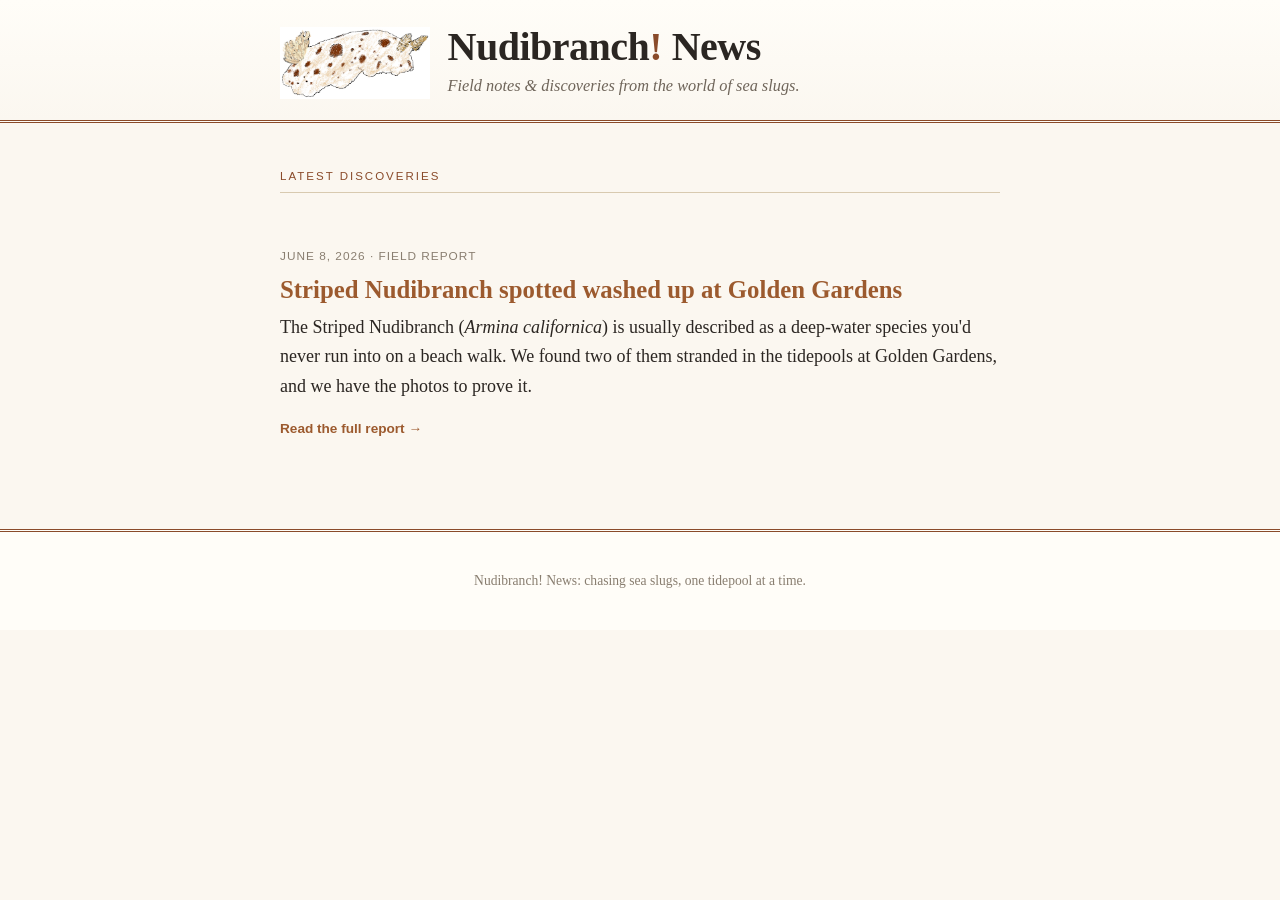
<file: index.html>
<!DOCTYPE html>
<html lang="en">
<head>
  <meta charset="UTF-8">
  <meta name="viewport" content="width=device-width, initial-scale=1.0">
  <title>Nudibranch! News</title>
  <meta name="description" content="Discoveries and field notes from the world of nudibranchs.">
  <link rel="stylesheet" href="styles.css">
  <link rel="icon" type="image/png" href="images/leopard-dorid-logo.png">
</head>
<body>
  <header class="masthead">
    <div class="masthead-inner">
      <img class="logo" src="images/leopard-dorid-logo.png" alt="Leopard Dorid nudibranch, the mascot of Nudibranch! News">
      <div class="masthead-text">
        <h1 class="site-title"><a href="index.html">Nudibranch<span class="bang">!</span> News</a></h1>
        <p class="tagline">Field notes &amp; discoveries from the world of sea slugs.</p>
      </div>
    </div>
  </header>

  <main class="wrap">
    <p class="section-label">Latest Discoveries</p>

    <article class="story">
      <p class="dateline">June 8, 2026 &middot; Field Report</p>
      <h2><a href="articles/striped-nudibranch-golden-gardens.html">Striped Nudibranch spotted washed up at Golden Gardens</a></h2>
      <p>
        The Striped Nudibranch (<em>Armina californica</em>) is usually described as a deep-water
        species you'd never run into on a beach walk. We found two of them stranded in the
        tidepools at Golden Gardens, and we have the photos to prove it.
      </p>
      <a class="read-more" href="articles/striped-nudibranch-golden-gardens.html">Read the full report &rarr;</a>
    </article>
  </main>

  <footer class="site-footer">
    <div class="wrap">
      <p>Nudibranch! News: chasing sea slugs, one tidepool at a time.</p>
    </div>
  </footer>
</body>
</html>
</file>
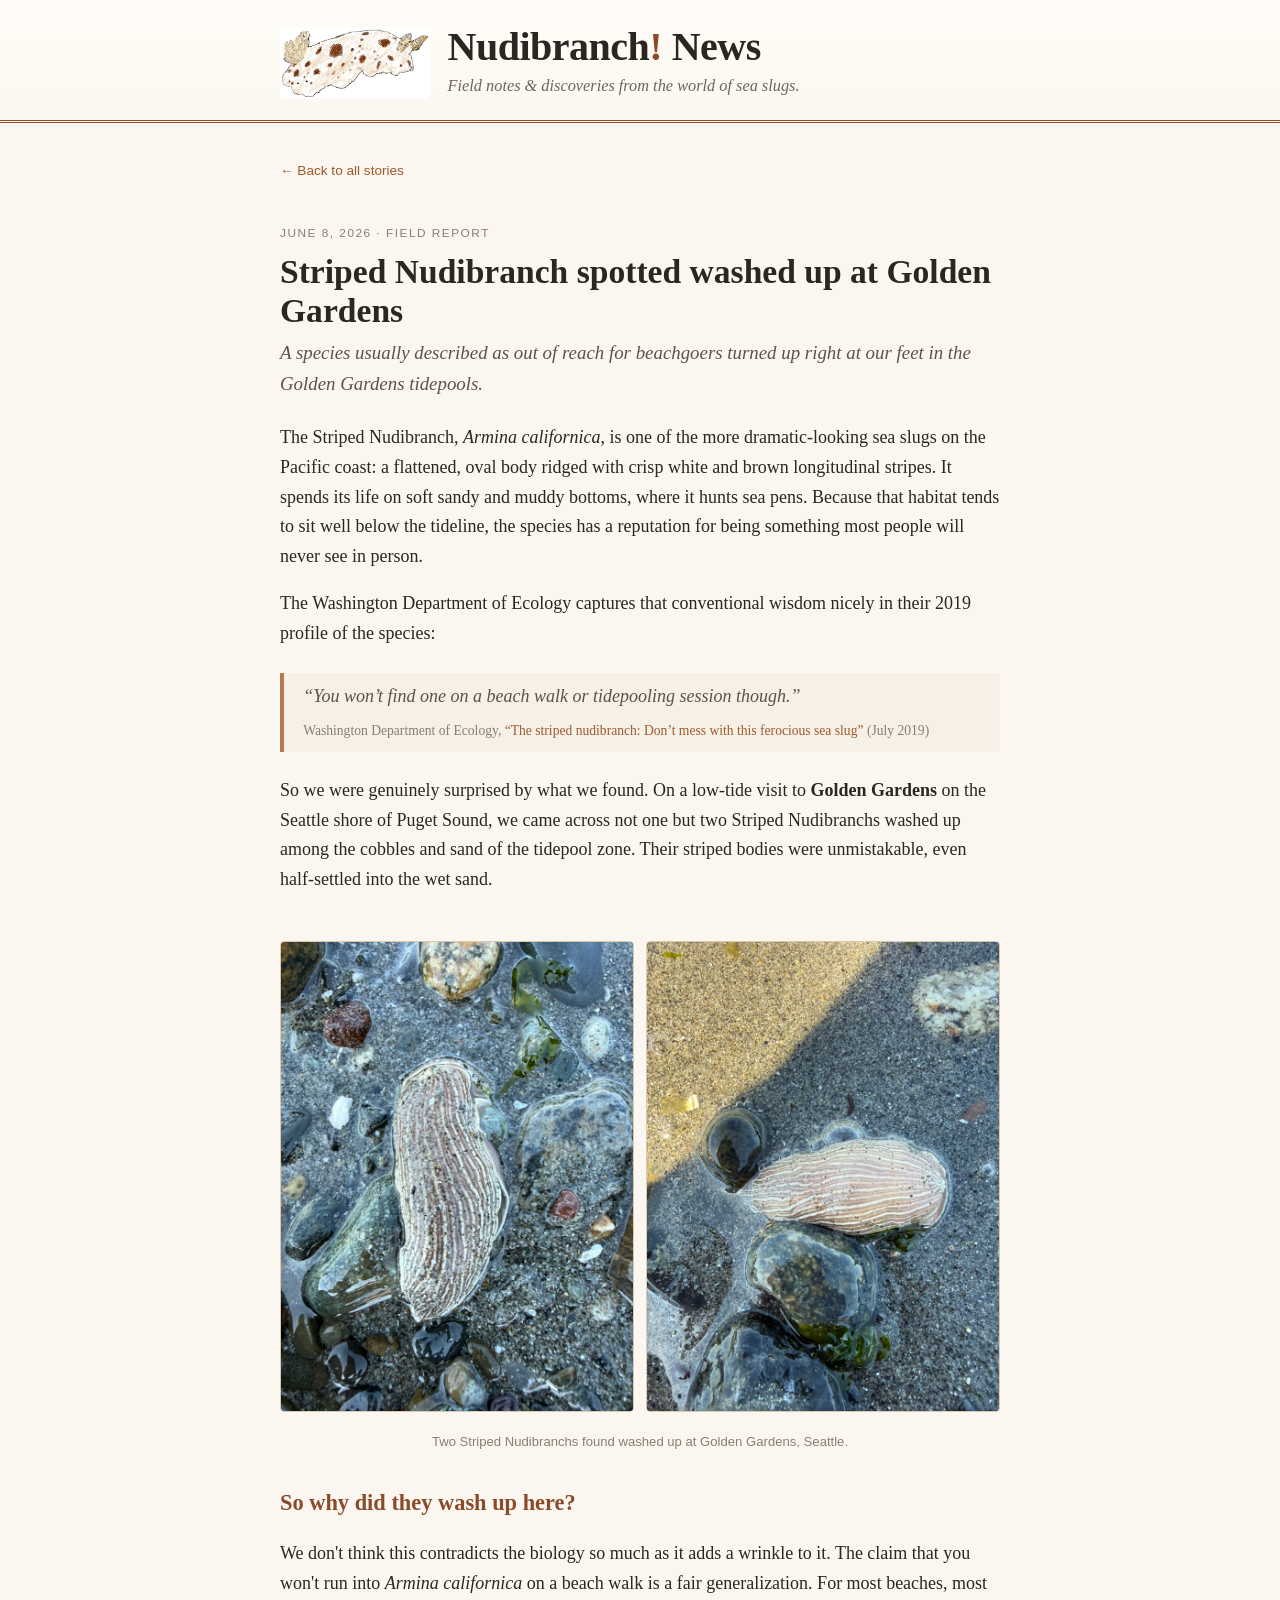
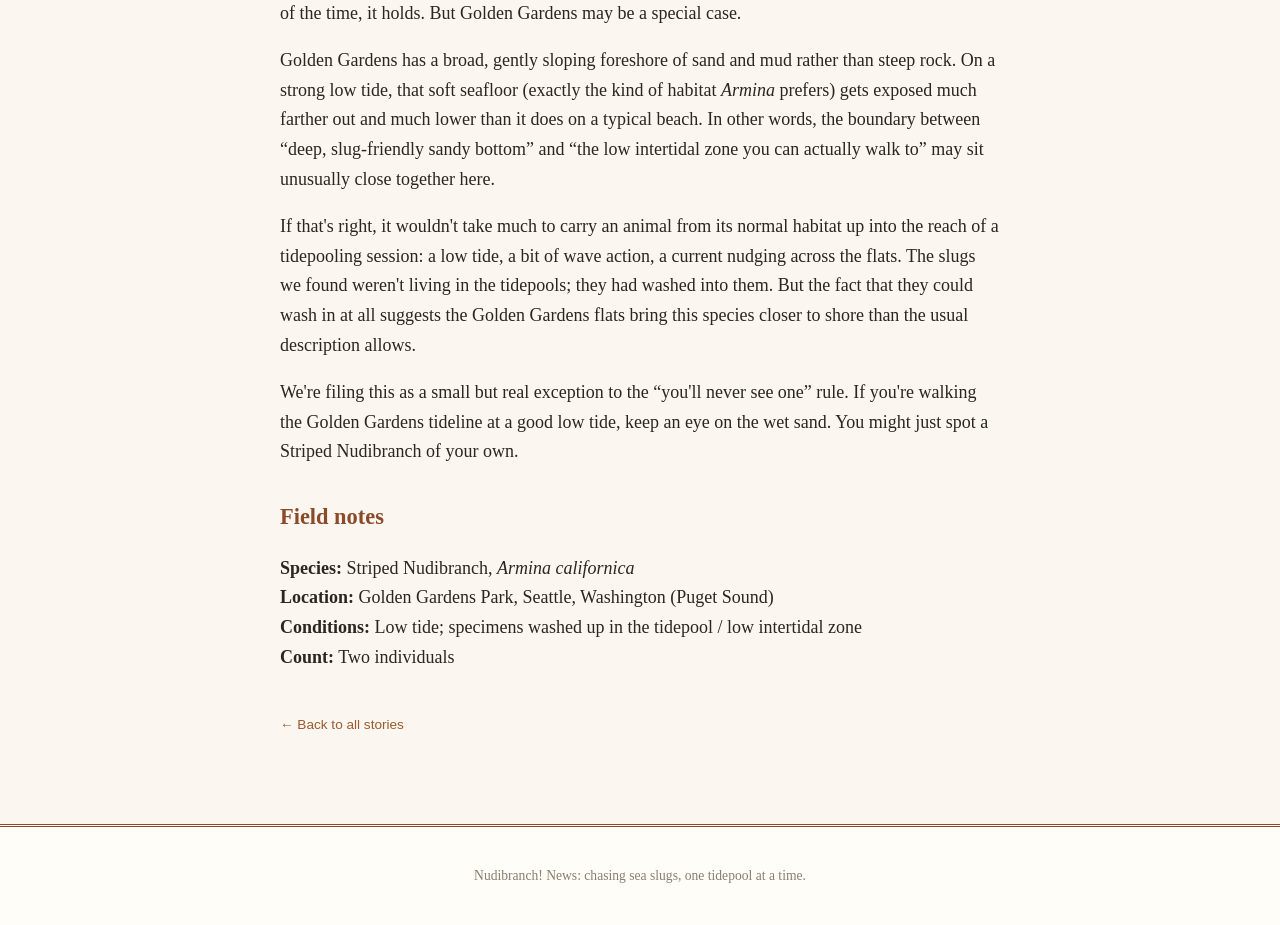
<file: articles/striped-nudibranch-golden-gardens.html>
<!DOCTYPE html>
<html lang="en">
<head>
  <meta charset="UTF-8">
  <meta name="viewport" content="width=device-width, initial-scale=1.0">
  <title>Striped Nudibranch spotted washed up at Golden Gardens | Nudibranch! News</title>
  <meta name="description" content="The Striped Nudibranch (Armina californica), usually a deep-water species, was found stranded in the tidepools at Golden Gardens.">
  <link rel="stylesheet" href="../styles.css">
  <link rel="icon" type="image/png" href="../images/leopard-dorid-logo.png">
</head>
<body>
  <header class="masthead">
    <div class="masthead-inner">
      <img class="logo" src="../images/leopard-dorid-logo.png" alt="Leopard Dorid nudibranch, the mascot of Nudibranch! News">
      <div class="masthead-text">
        <h1 class="site-title"><a href="../index.html">Nudibranch<span class="bang">!</span> News</a></h1>
        <p class="tagline">Field notes &amp; discoveries from the world of sea slugs.</p>
      </div>
    </div>
  </header>

  <main class="wrap">
    <a class="back-link" href="../index.html">&larr; Back to all stories</a>

    <article>
      <div class="article-header">
        <p class="dateline">June 8, 2026 &middot; Field Report</p>
        <h1>Striped Nudibranch spotted washed up at Golden Gardens</h1>
        <p class="standfirst">
          A species usually described as out of reach for beachgoers turned up right
          at our feet in the Golden Gardens tidepools.
        </p>
      </div>

      <p>
        The Striped Nudibranch, <em>Armina californica</em>, is one of the more dramatic-looking
        sea slugs on the Pacific coast: a flattened, oval body ridged with crisp white and
        brown longitudinal stripes. It spends its life on soft sandy and muddy bottoms, where
        it hunts sea pens. Because that habitat tends to sit well below the tideline, the species
        has a reputation for being something most people will never see in person.
      </p>

      <p>
        The Washington Department of Ecology captures that conventional wisdom nicely in their
        2019 profile of the species:
      </p>

      <blockquote>
        &ldquo;You won&rsquo;t find one on a beach walk or tidepooling session though.&rdquo;
        <cite>Washington Department of Ecology, <a href="https://ecology.wa.gov/blog/july-2019/the-striped-nudibranch-don-t-mess-with-this-feroci" target="_blank" rel="noopener">&ldquo;The striped nudibranch: Don&rsquo;t mess with this ferocious sea slug&rdquo;</a> (July 2019)</cite>
      </blockquote>

      <p>
        So we were genuinely surprised by what we found. On a low-tide visit to
        <strong>Golden Gardens</strong> on the Seattle shore of Puget Sound, we came across not one
        but two Striped Nudibranchs washed up among the cobbles and sand of the tidepool zone.
        Their striped bodies were unmistakable, even half-settled into the wet sand.
      </p>

      <div class="photo-grid">
        <figure>
          <img src="../images/armina-golden-gardens-1.jpg" alt="A striped nudibranch (Armina californica) resting in a shallow tidepool among rocks and sand at Golden Gardens.">
        </figure>
        <figure>
          <img src="../images/armina-golden-gardens-2.jpg" alt="A second striped nudibranch washed up among pebbles and sand at Golden Gardens, its white and brown stripes clearly visible.">
        </figure>
      </div>
      <p style="text-align:center; font-family:-apple-system,BlinkMacSystemFont,'Segoe UI',sans-serif; font-size:0.82rem; color:#897e70; margin-top:-0.6rem;">
        Two Striped Nudibranchs found washed up at Golden Gardens, Seattle.
      </p>

      <h2>So why did they wash up here?</h2>

      <p>
        We don't think this contradicts the biology so much as it adds a wrinkle to it. The claim
        that you won't run into <em>Armina californica</em> on a beach walk is a fair generalization.
        For most beaches, most of the time, it holds. But Golden Gardens may be a special case.
      </p>

      <p>
        Golden Gardens has a broad, gently sloping foreshore of sand and mud rather than steep
        rock. On a strong low tide, that soft seafloor (exactly the kind of habitat
        <em>Armina</em> prefers) gets exposed much farther out and much lower than it does on
        a typical beach. In other words, the boundary between &ldquo;deep, slug-friendly sandy
        bottom&rdquo; and &ldquo;the low intertidal zone you can actually walk to&rdquo; may sit unusually
        close together here.
      </p>

      <p>
        If that's right, it wouldn't take much to carry an animal from its normal habitat up into
        the reach of a tidepooling session: a low tide, a bit of wave action, a current nudging
        across the flats. The slugs we found weren't living in the tidepools; they
        had washed into them. But the fact that they could wash in at all suggests the
        Golden Gardens flats bring this species closer to shore than the usual description allows.
      </p>

      <p>
        We're filing this as a small but real exception to the &ldquo;you'll never see one&rdquo; rule.
        If you're walking the Golden Gardens tideline at a good low tide, keep an eye on the wet
        sand. You might just spot a Striped Nudibranch of your own.
      </p>

      <h2>Field notes</h2>
      <p>
        <strong>Species:</strong> Striped Nudibranch, <em>Armina californica</em><br>
        <strong>Location:</strong> Golden Gardens Park, Seattle, Washington (Puget Sound)<br>
        <strong>Conditions:</strong> Low tide; specimens washed up in the tidepool / low intertidal zone<br>
        <strong>Count:</strong> Two individuals
      </p>
    </article>

    <a class="back-link" href="../index.html" style="margin-top:1.5rem;">&larr; Back to all stories</a>
  </main>

  <footer class="site-footer">
    <div class="wrap">
      <p>Nudibranch! News: chasing sea slugs, one tidepool at a time.</p>
    </div>
  </footer>
</body>
</html>
</file>
<file: styles.css>
:root {
  --ink: #2b2622;
  --paper: #fbf7f0;
  --rust: #8a4b2a;
  --rust-soft: #b9784f;
  --sand: #e8dcc6;
  --line: #d8cab0;
  --link: #9c5a2e;
  --max: 760px;
}

* {
  box-sizing: border-box;
}

html {
  scroll-behavior: smooth;
}

body {
  margin: 0;
  background: var(--paper);
  color: var(--ink);
  font-family: Georgia, "Iowan Old Style", "Palatino Linotype", serif;
  line-height: 1.65;
  font-size: 18px;
}

a {
  color: var(--link);
  text-decoration: none;
}

a:hover {
  text-decoration: underline;
}

/* ---------- Header / masthead ---------- */
.masthead {
  border-bottom: 3px double var(--rust);
  background: linear-gradient(180deg, #fffdf8, var(--paper));
}

.masthead-inner {
  max-width: var(--max);
  margin: 0 auto;
  padding: 1.6rem 1.25rem 1.25rem;
  display: flex;
  align-items: center;
  gap: 1.1rem;
  flex-wrap: wrap;
}

.logo {
  width: 150px;
  height: auto;
  flex: 0 0 auto;
}

.masthead-text {
  flex: 1 1 240px;
  min-width: 220px;
}

.site-title {
  margin: 0;
  font-size: 2.5rem;
  letter-spacing: -0.5px;
  line-height: 1.05;
}

.site-title a {
  color: var(--ink);
}

.site-title .bang {
  color: var(--rust);
}

.tagline {
  margin: 0.35rem 0 0;
  font-style: italic;
  color: #6f655a;
  font-size: 1.02rem;
}

/* ---------- Layout ---------- */
.wrap {
  max-width: var(--max);
  margin: 0 auto;
  padding: 2rem 1.25rem 4rem;
}

.section-label {
  text-transform: uppercase;
  letter-spacing: 2px;
  font-size: 0.72rem;
  font-family: -apple-system, BlinkMacSystemFont, "Segoe UI", sans-serif;
  color: var(--rust);
  border-bottom: 1px solid var(--line);
  padding-bottom: 0.4rem;
  margin-bottom: 1.5rem;
}

/* ---------- Article list ---------- */
.story {
  padding: 1.4rem 0;
  border-bottom: 1px solid var(--line);
}

.story:last-child {
  border-bottom: none;
}

.story h2 {
  margin: 0 0 0.3rem;
  font-size: 1.55rem;
  line-height: 1.2;
}

.story .dateline {
  font-family: -apple-system, BlinkMacSystemFont, "Segoe UI", sans-serif;
  font-size: 0.74rem;
  letter-spacing: 1px;
  text-transform: uppercase;
  color: #897e70;
  margin-bottom: 0.5rem;
}

.story p {
  margin: 0.5rem 0 0.7rem;
}

.read-more {
  font-family: -apple-system, BlinkMacSystemFont, "Segoe UI", sans-serif;
  font-size: 0.85rem;
  font-weight: 600;
}

/* ---------- Article page ---------- */
.article-header {
  margin-bottom: 1.5rem;
}

.article-header .dateline {
  font-family: -apple-system, BlinkMacSystemFont, "Segoe UI", sans-serif;
  font-size: 0.74rem;
  letter-spacing: 1.5px;
  text-transform: uppercase;
  color: #897e70;
  margin-bottom: 0.6rem;
}

.article-header h1 {
  font-size: 2.1rem;
  line-height: 1.15;
  margin: 0 0 0.4rem;
}

.article-header .standfirst {
  font-size: 1.18rem;
  color: #5d5247;
  font-style: italic;
  margin: 0;
}

article p {
  margin: 1.1rem 0;
}

article h2 {
  font-size: 1.4rem;
  margin: 2rem 0 0.6rem;
  color: var(--rust);
}

blockquote {
  margin: 1.5rem 0;
  padding: 0.6rem 0 0.6rem 1.2rem;
  border-left: 4px solid var(--rust-soft);
  color: #5d5247;
  font-style: italic;
  background: rgba(185, 120, 79, 0.06);
}

blockquote cite {
  display: block;
  margin-top: 0.5rem;
  font-size: 0.85rem;
  font-style: normal;
  color: #897e70;
}

figure {
  margin: 1.8rem 0;
}

figure img {
  width: 100%;
  height: auto;
  border-radius: 4px;
  border: 1px solid var(--line);
  display: block;
}

figcaption {
  font-family: -apple-system, BlinkMacSystemFont, "Segoe UI", sans-serif;
  font-size: 0.82rem;
  color: #897e70;
  margin-top: 0.5rem;
  text-align: center;
}

.photo-grid {
  display: grid;
  grid-template-columns: 1fr 1fr;
  gap: 0.8rem;
}

@media (max-width: 540px) {
  .photo-grid {
    grid-template-columns: 1fr;
  }
  .site-title {
    font-size: 2rem;
  }
}

.back-link {
  display: inline-block;
  margin-bottom: 1.5rem;
  font-family: -apple-system, BlinkMacSystemFont, "Segoe UI", sans-serif;
  font-size: 0.85rem;
}

/* ---------- Footer ---------- */
.site-footer {
  border-top: 3px double var(--rust);
  background: #fffdf8;
}

.site-footer .wrap {
  padding-top: 1.5rem;
  padding-bottom: 1.5rem;
  text-align: center;
  color: #897e70;
  font-size: 0.85rem;
}
</file>
